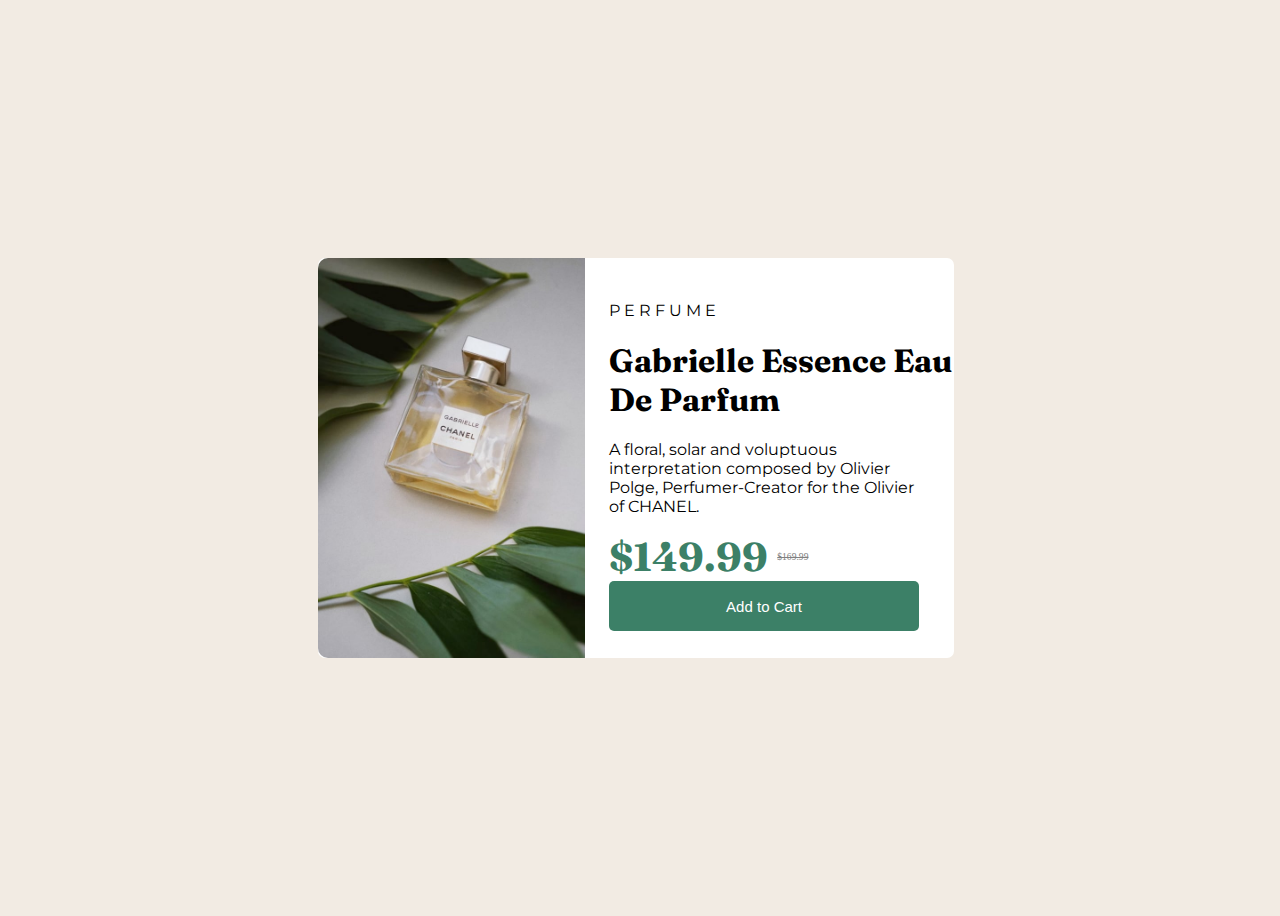
<file: index.html>
<!DOCTYPE html>
<html lang="en">
  <head>
    <meta charset="UTF-8" />
    <meta name="viewport" content="width=device-width, initial-scale=1.0" />
    <title>Perfume</title>
    <link rel="stylesheet" href="style.css" />
  </head>
  <body>
    <main>
      <img
        src="images/image-product-mobile.jpg"
        alt="perfume"
        class="m_mobile" width="100%"
      />
      <img
        src="images/image-product-desktop.jpg"
        alt="perfume" 
        class="m_desktop" width="200"
      />
      <section>
        <p>P E R F U M E</p>

        <h1>Gabrielle Essence Eau De Parfum</h1>
        <p>
          A floral, solar and voluptuous<br />
          interpretation composed by Olivier<br />
          Polge, Perfumer-Creator for the Olivier<br />
          of CHANEL.
        </p>
        <div>
          <b class="me">$149.99</b>
          <del>$169.99</del>
        </div>
        <button type="button">Add to Cart</button>
      </section>
    </main>
  </body>
</html>
</file>
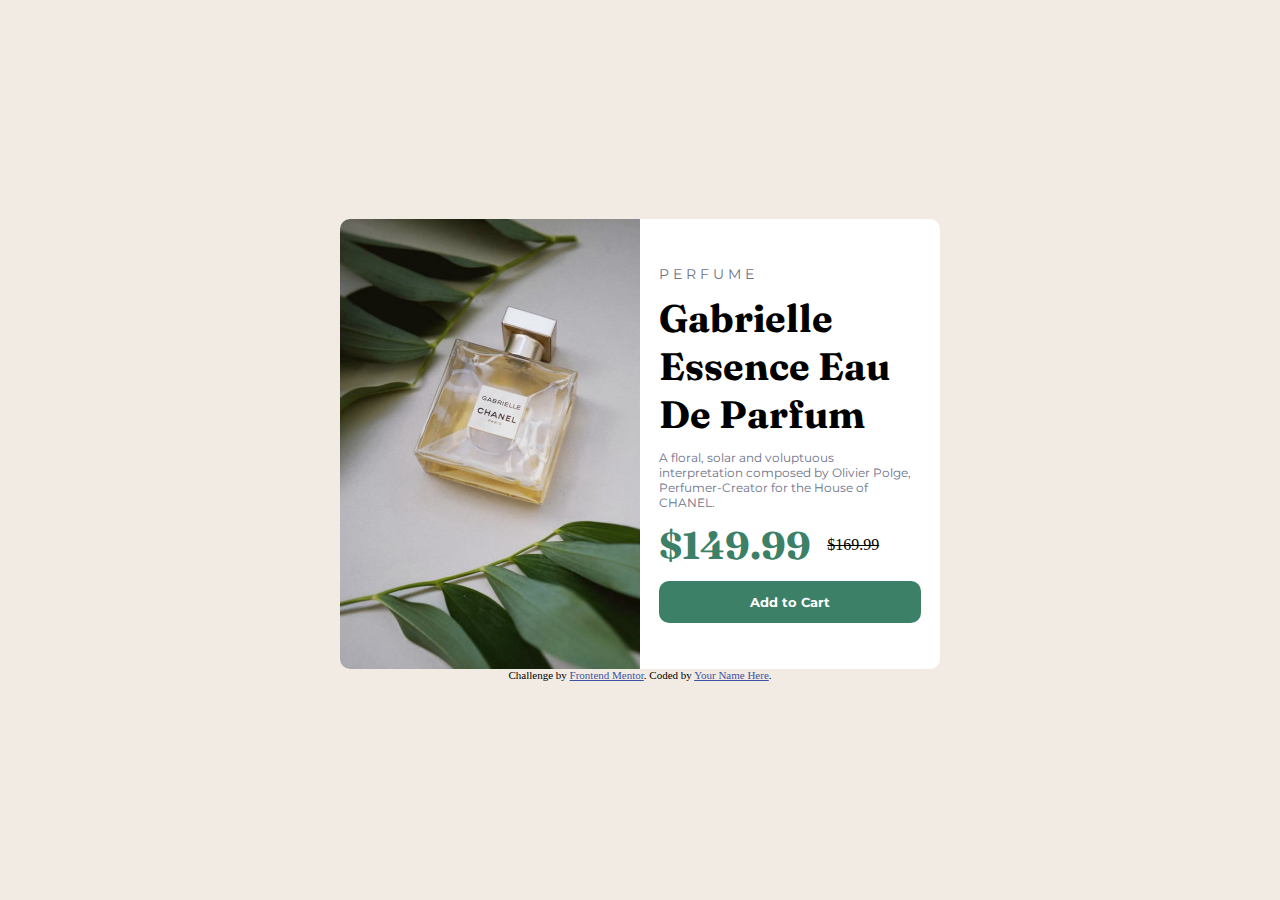
<file: example.html>
<!DOCTYPE html>
<html lang="en">

<head>
  <meta charset="UTF-8">
  <meta name="viewport" content="width=device-width, initial-scale=1.0">
  <!-- displays site properly based on user's device -->
  <link rel="icon" type="image/png" sizes="32x32" href="./images/favicon-32x32.png">

  <title>Frontend Mentor | Product preview card component</title>
  <link rel="Stylesheet" href="./example.css" />
  <!-- Feel free to remove these styles  or customise in your own stylesheet 👍 -->
  <style>
    .attribution {
      font-size: 11px;
      text-align: center;
    }

    .attribution a {
      color: hsl(228, 45%, 44%);
    }
  </style>
</head>

<body class="flex">
  <main class="flex">
    <img src="./images/image-product-desktop.jpg" class="none_m" alt="pefume" width="200">
    <img src="./images/image-product-mobile.jpg" class="none_d" alt="pefume" width="100%">
    <section>
      <strong>
        P E R F U M E
      </strong>
      <h1>
        Gabrielle Essence Eau De Parfum
      </h1>
      <p>
        A floral, solar and voluptuous interpretation composed by Olivier Polge,
        Perfumer-Creator for the House of CHANEL.
      </p>
      <span class="flex">
        <b>$149.99</b>
        <del>$169.99</del>
      </span>
      <button type="button">
        Add to Cart
      </button>
    </section>
  </main>
  <div class="attribution">
    Challenge by <a href="https://www.frontendmentor.io?ref=challenge" target="_blank">Frontend Mentor</a>.
    Coded by <a href="#">Your Name Here</a>.
  </div>
</body>

</html>
</file>
<file: style.css>
@import url("https://fonts.googleapis.com/css2?family=Montserrat:wght@500;700&display=swap");
@import url("https://fonts.googleapis.com/css2?family=Fraunces:opsz,wght@9..144,700&display=swap");
* {
  margin-left: 0%;
  padding: 0%;
}
.m_desktop {
  display: none;
}
body {
  background-color: hsl(30, 38%, 92%);
  display: flex;
  flex-direction: column;
  justify-content: center;
  align-items: center;
  height: 100vh;
}
main {
  background-color: white;
  display: flex;
  flex-direction: column;
  justify-content: center;
  padding-bottom: 5px;
  border-bottom: hidden;
  border-radius: 7px;
  height: 80vh;
  width: 100%;
  max-width: 90%;
  align-items: center;
}
section {
  margin-left: 1.5em;
}
.me {
  color: hsl(158, 36%, 37%);
  font-family: "Fraunces", serif;
  font-size: 40px;
}

h1 {
  font-family: "Fraunces", serif;
}
section div {
  display: flex;
  flex-direction: row;
  justify-content: flex-start;
  align-items: center;
}

.money {
  color: grey;
  font-family: serif("montserrat");
}
button {
  background-color: hsl(158, 36%, 37%);
  width: 90%;
  height: 50px;
  color: white;
  font-size: 15px;
  border: none;
  border-radius: 5px;
}
img {
  display: block;
  border-radius: 5px;
  max-width: 100%;
  width: 100%;
  height: 50vh;
}
del {
  font-size: 0.6em;
  color: grey;
  margin-left: 1em;
}

p {
  display: flex;
  flex-direction: column;
  justify-content: center;
  font-family: "Montserrat", sans-serif;
}
@media screen and (min-width: 600px) {
  body {
    flex-direction: row;
  }
  main {
    display: flex;
    flex-direction: row;
    width: 50%;
    padding: 0%;
    height: fit-content;
  }
  .m_mobile {
    display: none;
  }
  .m_desktop {
    display: flex;
  }
  b {
    font-size: 3vw;
  }
  img {
    width: 60%;
    border-radius: 10px 0 0 10px;
    height: 25em;
  }
}
</file>
<file: example.css>
@import url('https://fonts.googleapis.com/css2?family=Montserrat:wght@500;700&family=Outfit:wght@200;700&family=PT+Serif&family=Poppins:wght@100&display=swap');
@import url('https://fonts.googleapis.com/css2?family=Fraunces:opsz,wght@9..144,700&family=Outfit:wght@200;700&family=PT+Serif&family=Poppins:wght@100&display=swap');

:root {
    --myColor: hsl(158, 36%, 37%);
    --grey: hsl(228, 12%, 48%);
}

* {
    padding: 0;
    margin: 0;
}

.none_m {
    display: none;
}

.flex {
    display: flex;
    flex-direction: column;
    align-items: center;
    justify-content: center;
}

body {
    background-color: hsl(30, 38%, 92%);
    height: 100vh;
    width: 100%;
}

main {
    background-color: #fff;
    width: 90%;
    max-width: 600px;
    border-radius: 10px;
}

img {
    border-radius: 10px 10px 0 0;
}

section {
    font-size: 100%;
    padding: 1.2em;
}

strong {
    font-weight: normal;
    font-family: 'Montserrat', serif;
    color: var(--grey);
    font-size: 14px;
}

h1 {
    font-size: 7.5vw;
    font-weight: 700;
    font-family: 'Fraunces', serif;
    margin: 0.3em 0;
}

p {
    color: var(--grey);
    font-family: 'Montserrat', serif;
    font-size: 12px;
}

body main section .flex {
    flex-direction: row;
    justify-content: flex-start;
}

b {
    font-weight: 700;
    font-family: 'Fraunces', serif;
    font-size: 7.5vw;
    color: var(--myColor);
    margin: 0.3em 0;
}

del {
    margin-left: 1em;
}

button {
    width: 100%;
    padding: 1em;
    background-color: hsl(158, 36%, 37%);
    border-radius: 10px;
    border: none;
    color: #fff;
    font-family: 'Montserrat', serif;
    font-weight: 700;
}

@media screen and (min-width: 500px) {
    .none_m {
        display: flex;
    }

    .none_d {
        display: none;
    }

    body .flex {
        flex-direction: row;
    }

    main {
        width: 50%;
    }

    img {
        border-radius: 10px 0 0 10px;
        width: 50%;
    }

    h1,
    b {
        font-size: 3vw;
    }


}
</file>
